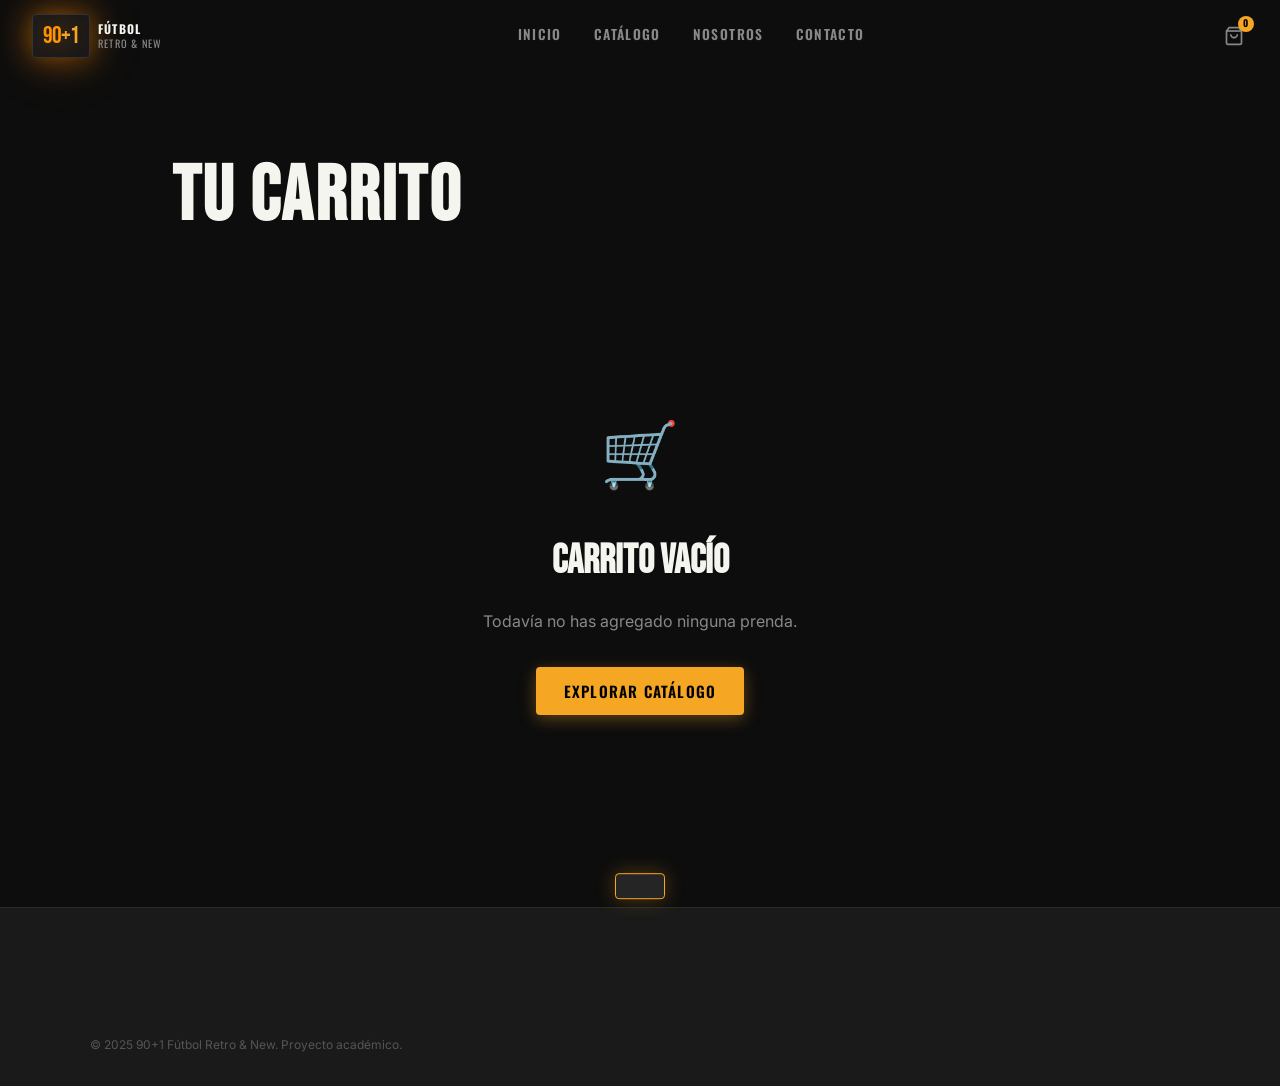
<file: pages/cart.html>
<!DOCTYPE html>
<html lang="es">
<head>
  <meta charset="UTF-8"/>
  <meta name="viewport" content="width=device-width, initial-scale=1.0"/>
  <title>Carrito — 90+1 Fútbol Retro & New</title>
  <link rel="preconnect" href="https://fonts.googleapis.com"/>
  <link rel="preconnect" href="https://fonts.gstatic.com" crossorigin/>
  <link href="https://fonts.googleapis.com/css2?family=Bebas+Neue&family=Oswald:wght@300;400;600;700&family=Inter:wght@300;400;500;600&display=swap" rel="stylesheet"/>
  <link rel="stylesheet" href="../css/reset.css"/>
  <link rel="stylesheet" href="../css/variables.css"/>
  <link rel="stylesheet" href="../css/main.css"/>
  <link rel="stylesheet" href="../css/nav.css"/>
  <link rel="stylesheet" href="../css/footer.css"/>
  <link rel="stylesheet" href="../css/animations.css"/>
  <style>
    .cart-page {
      min-height: 100vh;
      padding: calc(var(--nav-h) + var(--space-3xl)) var(--space-xl) var(--space-4xl);
      max-width: 1000px;
      margin: 0 auto;
    }
    .cart-page__title {
      font-family: var(--ff-display);
      font-size: clamp(2.5rem, 6vw, 5rem);
      letter-spacing: 0.03em;
      margin-bottom: var(--space-2xl);
    }
    .cart-page__layout {
      display: grid;
      grid-template-columns: 1fr 320px;
      gap: var(--space-2xl);
      align-items: start;
    }
    .cart-page__items { display: flex; flex-direction: column; gap: var(--space-md); }
    .cart-page-item {
      display: flex; gap: var(--space-lg); padding: var(--space-lg);
      background: var(--clr-surface); border: 1px solid var(--clr-border);
      border-radius: var(--radius-lg); transition: border-color var(--dur-mid);
    }
    .cart-page-item:hover { border-color: rgba(245,166,35,.2); }
    .cart-page-item__thumb {
      width: 80px; height: 90px; flex-shrink: 0;
      display: flex; align-items: center; justify-content: center;
      background: var(--clr-bg-3); border-radius: var(--radius-md);
    }
    .cart-page-item__thumb svg { width: 70px; }
    .cart-page-item__info { flex: 1; }
    .cart-page-item__name {
      font-family: var(--ff-heading); font-size: 1rem; font-weight: 700;
      letter-spacing: 0.04em; text-transform: uppercase; margin-bottom: 4px;
    }
    .cart-page-item__sub { font-size: 0.8rem; color: var(--clr-muted); margin-bottom: var(--space-sm); }
    .cart-page-item__controls { display: flex; align-items: center; gap: var(--space-sm); }
    .cart-page-item__qty-btn {
      width: 32px; height: 32px; display: flex; align-items: center; justify-content: center;
      border: 1.5px solid var(--clr-border); border-radius: var(--radius-sm);
      font-size: 1.1rem; color: var(--clr-muted);
      transition: border-color var(--dur-fast), color var(--dur-fast);
    }
    .cart-page-item__qty-btn:hover { border-color: var(--clr-gold); color: var(--clr-gold); }
    .cart-page-item__qty { font-family: var(--ff-heading); font-size: 1rem; font-weight: 600; min-width: 24px; text-align: center; }
    .cart-page-item__right { display: flex; flex-direction: column; align-items: flex-end; justify-content: space-between; }
    .cart-page-item__price { font-family: var(--ff-heading); font-size: 1.1rem; font-weight: 600; color: var(--clr-gold); }
    .cart-page-item__remove { font-family: var(--ff-heading); font-size: 0.65rem; letter-spacing: 0.08em; text-transform: uppercase; color: var(--clr-muted-2); transition: color var(--dur-fast); }
    .cart-page-item__remove:hover { color: var(--clr-red); }
    .cart-summary {
      background: var(--clr-surface); border: 1px solid var(--clr-border);
      border-radius: var(--radius-lg); padding: var(--space-xl);
      position: sticky; top: calc(var(--nav-h) + var(--space-lg));
    }
    .cart-summary__title { font-family: var(--ff-heading); font-size: 1.1rem; font-weight: 700; letter-spacing: 0.08em; text-transform: uppercase; margin-bottom: var(--space-lg); }
    .cart-summary__row { display: flex; justify-content: space-between; align-items: baseline; margin-bottom: var(--space-sm); font-size: 0.9rem; color: var(--clr-muted); }
    .cart-summary__row--total { border-top: 1px solid var(--clr-border); padding-top: var(--space-md); margin-top: var(--space-sm); font-family: var(--ff-heading); font-size: 1.1rem; font-weight: 700; color: var(--clr-gold); }
    .cart-summary__shipping { font-size: 0.75rem; text-align: center; color: var(--clr-green); margin-bottom: var(--space-md); }
    .cart-summary__notice {
      margin-top: var(--space-md); padding: var(--space-md);
      background: rgba(245,166,35,.06); border: 1px solid rgba(245,166,35,.2);
      border-radius: var(--radius-sm); font-size: 0.75rem; color: var(--clr-muted);
      text-align: center; line-height: 1.5;
    }
    .cart-empty-page { text-align: center; padding: var(--space-4xl); }
    .cart-empty-page__icon { font-size: 4rem; margin-bottom: var(--space-lg); }
    .cart-empty-page h2 { font-family: var(--ff-display); font-size: 2.5rem; margin-bottom: var(--space-md); }
    .cart-empty-page p { color: var(--clr-muted); margin-bottom: var(--space-xl); }
    @media (max-width: 768px) {
      .cart-page__layout { grid-template-columns: 1fr; }
      .cart-summary { position: static; }
    }
  </style>
</head>
<body>

  <header class="nav nav--scrolled" id="nav" role="banner">
    <a href="../index.html" class="nav__logo">
      <div class="nav__logo-board"><span class="nav__logo-num">90<em>+1</em></span></div>
      <span class="nav__logo-text">FÚTBOL<br><small>RETRO &amp; NEW</small></span>
    </a>
    <nav class="nav__links">
      <a href="../index.html" class="nav__link">Inicio</a>
      <a href="catalog.html" class="nav__link">Catálogo</a>
      <a href="nosotros.html" class="nav__link">Nosotros</a>
      <a href="contacto.html" class="nav__link">Contacto</a>
    </nav>
    <div class="nav__actions">
      <button class="nav__cart-btn" id="cartBtn" aria-label="Carrito">
        <svg width="20" height="20" viewBox="0 0 24 24" fill="none" stroke="currentColor" stroke-width="2"><path d="M6 2 3 6v14a2 2 0 0 0 2 2h14a2 2 0 0 0 2-2V6l-3-4z"/><line x1="3" y1="6" x2="21" y2="6"/><path d="M16 10a4 4 0 0 1-8 0"/></svg>
        <span class="nav__cart-count" id="cartCount">0</span>
      </button>
    </div>
  </header>

  <main>
    <div class="cart-page">
      <h1 class="cart-page__title">Tu Carrito</h1>
      <div id="cartPageContent"></div>
    </div>
  </main>

  <footer class="footer" role="contentinfo">
    <div class="footer__bottom" style="border-top:none;padding-top:var(--space-xl);">
      <p>© 2025 90+1 Fútbol Retro &amp; New. Proyecto académico.</p>
    </div>
  </footer>

  <div class="toast" id="toast" role="status" aria-live="polite"></div>

  <script src="../js/data.js"></script>
  <script>
  document.addEventListener('DOMContentLoaded', () => {
    const nav = document.getElementById('nav');
    window.addEventListener('scroll', () => nav?.classList.toggle('nav--scrolled', window.scrollY > 60), {passive:true});

    let items = JSON.parse(localStorage.getItem('cart90') || '[]');

    function save() { localStorage.setItem('cart90', JSON.stringify(items)); }
    function getCount() { return items.reduce((n,i) => n+i.qty, 0); }
    function getSubtotal() { return items.reduce((n,i) => n+i.price*i.qty, 0); }
    function updateCount() {
      const c = document.getElementById('cartCount');
      if (c) c.textContent = getCount();
    }
    function showToast(msg) {
      const t = document.getElementById('toast');
      if (!t) return;
      t.textContent = msg;
      t.classList.add('toast--visible');
      clearTimeout(t._t);
      t._t = setTimeout(() => t.classList.remove('toast--visible'), 3000);
    }

    function render() {
      updateCount();
      const content = document.getElementById('cartPageContent');
      if (items.length === 0) {
        content.innerHTML = `<div class="cart-empty-page"><div class="cart-empty-page__icon">🛒</div><h2>Carrito vacío</h2><p>Todavía no has agregado ninguna prenda.</p><a href="catalog.html" class="btn btn--primary">Explorar catálogo</a></div>`;
        return;
      }

      const shipping = getSubtotal() > 200000 ? 0 : 15000;
      const total    = getSubtotal() + shipping;

      content.innerHTML = `
        <div class="cart-page__layout">
          <div class="cart-page__items" id="cartPageItems"></div>
          <div class="cart-summary">
            <h2 class="cart-summary__title">Resumen</h2>
            <div class="cart-summary__row"><span>Subtotal</span><span>${formatPrice(getSubtotal())}</span></div>
            <div class="cart-summary__row"><span>Envío</span><span>${shipping === 0 ? 'Gratis' : formatPrice(shipping)}</span></div>
            <div class="cart-summary__row cart-summary__row--total"><span>Total</span><span>${formatPrice(total)}</span></div>
            ${shipping === 0 ? '<p class="cart-summary__shipping">✓ Envío gratis incluido</p>' : ''}
            <button class="btn btn--primary" style="width:100%;justify-content:center;margin-top:var(--space-md);" onclick="alert('Gracias por tu compra simulada 🎽\\n\\nEsto es un proyecto académico.\\nNo se procesó ningún pago real.')">Finalizar compra</button>
            <div class="cart-summary__notice">
              ⚠️ Simulación académica<br>No se realiza ningún cobro real.
            </div>
          </div>
        </div>`;

      const listEl = document.getElementById('cartPageItems');
      items.forEach(item => {
        const p = ALL_PRODUCTS[item.id];
        const svgStr = p ? p.svg() : '';
        const div = document.createElement('div');
        div.className = 'cart-page-item';
        div.dataset.key = item.key;
        div.innerHTML = `
          <div class="cart-page-item__thumb">${svgStr}</div>
          <div class="cart-page-item__info">
            <div class="cart-page-item__name">${item.name}</div>
            <div class="cart-page-item__sub">Talla: ${item.size} · ${item.price.toLocaleString('es-CO')} c/u</div>
            <div class="cart-page-item__controls">
              <button class="cart-page-item__qty-btn" data-action="dec" data-key="${item.key}">−</button>
              <span class="cart-page-item__qty">${item.qty}</span>
              <button class="cart-page-item__qty-btn" data-action="inc" data-key="${item.key}">+</button>
            </div>
          </div>
          <div class="cart-page-item__right">
            <span class="cart-page-item__price">${formatPrice(item.price * item.qty)}</span>
            <button class="cart-page-item__remove" data-key="${item.key}">Eliminar</button>
          </div>`;
        listEl.appendChild(div);
      });

      listEl.onclick = e => {
        const inc = e.target.closest('[data-action="inc"]');
        const dec = e.target.closest('[data-action="dec"]');
        const rem = e.target.closest('.cart-page-item__remove');
        if (inc) { const it=items.find(i=>i.key===inc.dataset.key); if(it) it.qty++; save(); render(); }
        if (dec) { const it=items.find(i=>i.key===dec.dataset.key); if(it) { it.qty--; if(it.qty<1) items=items.filter(i=>i.key!==dec.dataset.key); } save(); render(); }
        if (rem) { items=items.filter(i=>i.key!==rem.dataset.key); save(); render(); showToast('Producto eliminado'); }
      };

      document.getElementById('cartBtn')?.addEventListener('click', () => window.location.href='cart.html');
    }

    render();
  });
  </script>
</body>
</html>
</file>
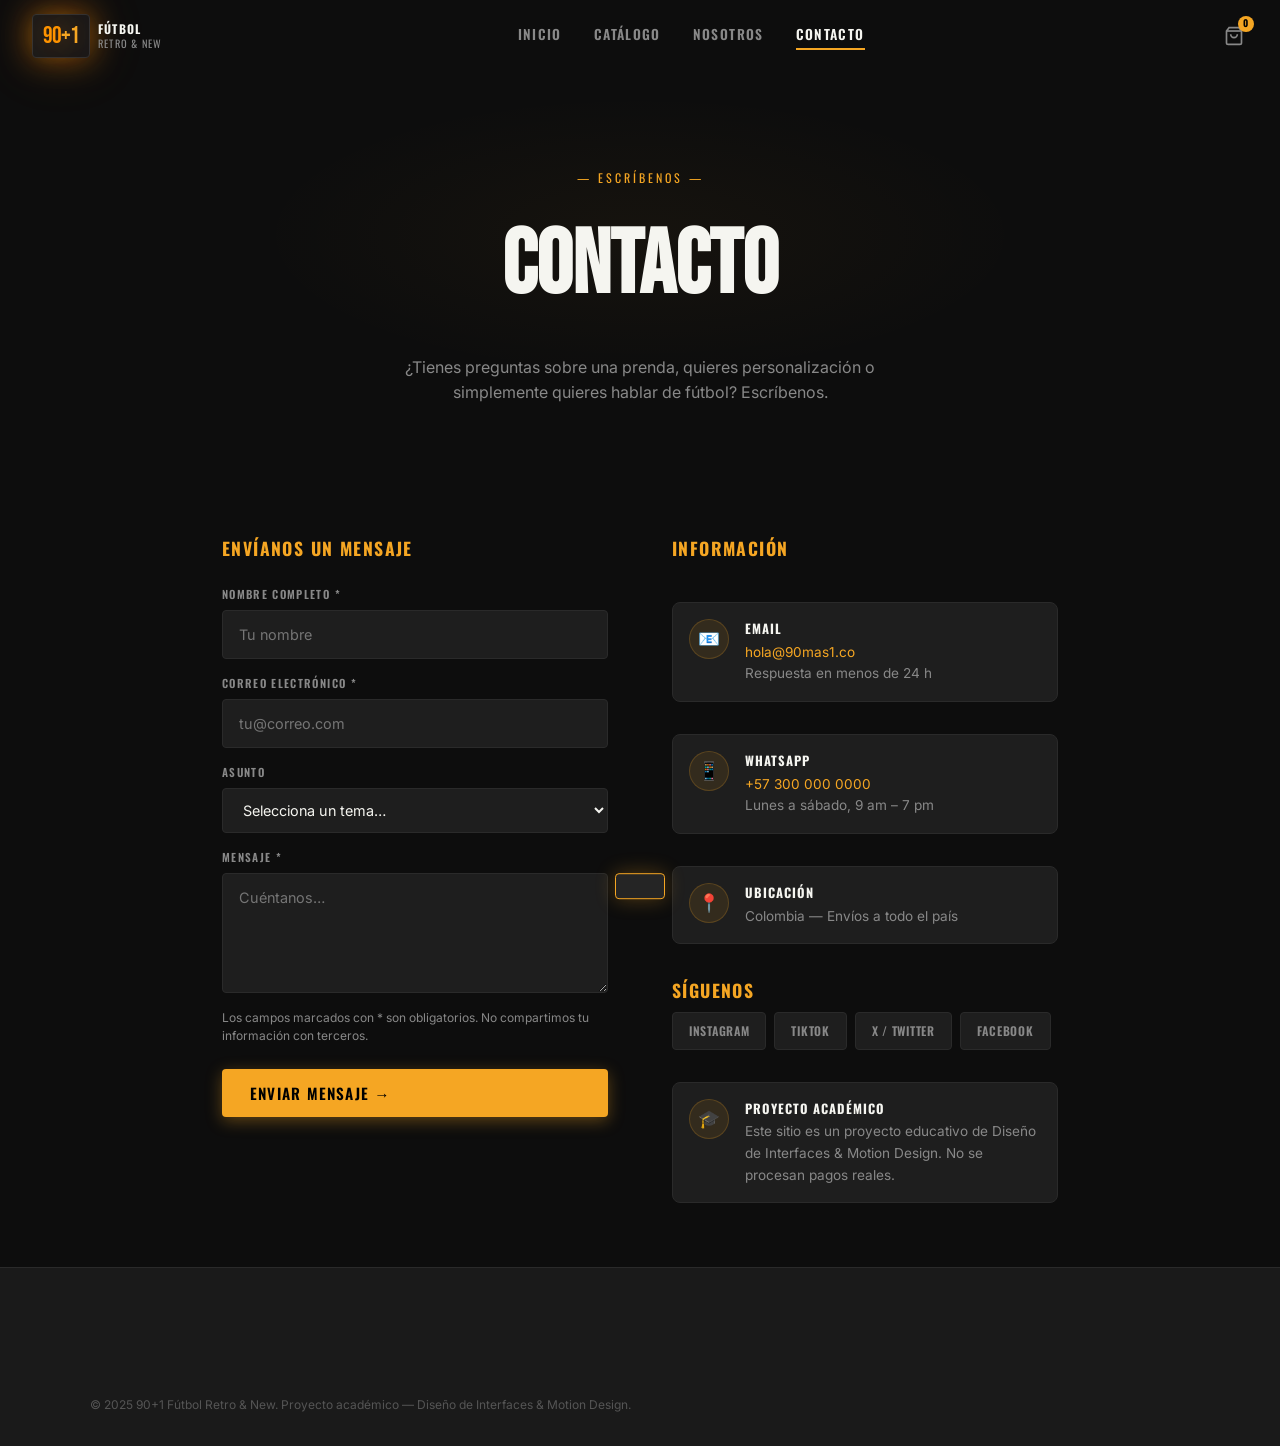
<file: pages/contacto.html>
<!DOCTYPE html>
<html lang="es">
<head>
  <meta charset="UTF-8"/>
  <meta name="viewport" content="width=device-width, initial-scale=1.0"/>
  <title>Contacto — 90+1 Fútbol Retro & New</title>
  <link rel="preconnect" href="https://fonts.googleapis.com"/>
  <link rel="preconnect" href="https://fonts.gstatic.com" crossorigin/>
  <link href="https://fonts.googleapis.com/css2?family=Bebas+Neue&family=Oswald:wght@300;400;600;700&family=Inter:wght@300;400;500;600&display=swap" rel="stylesheet"/>
  <link rel="stylesheet" href="../css/reset.css"/>
  <link rel="stylesheet" href="../css/variables.css"/>
  <link rel="stylesheet" href="../css/main.css"/>
  <link rel="stylesheet" href="../css/nav.css"/>
  <link rel="stylesheet" href="../css/footer.css"/>
  <link rel="stylesheet" href="../css/animations.css"/>
  <link rel="stylesheet" href="../css/cart.css"/>
  <style>
    .contact-hero {
      padding: calc(var(--nav-h) + var(--space-4xl)) var(--space-xl) var(--space-3xl);
      text-align: center; background: var(--clr-bg);
      position: relative; overflow: hidden;
    }
    .contact-hero::before {
      content: '';
      position: absolute; inset: 0;
      background: radial-gradient(ellipse 50% 50% at 50% 50%, rgba(245,166,35,.04) 0%, transparent 60%);
    }
    .contact-hero__eyebrow { font-family: var(--ff-heading); font-size: 0.75rem; letter-spacing: 0.25em; color: var(--clr-gold); text-transform: uppercase; margin-bottom: var(--space-sm); position: relative; }
    .contact-hero__title   { font-family: var(--ff-display); font-size: clamp(3rem, 7vw, 6rem); position: relative; }
    .contact-hero__sub     { color: var(--clr-muted); max-width: 480px; margin: var(--space-md) auto 0; line-height: 1.6; position: relative; }

    .contact-section {
      padding: var(--space-3xl) var(--space-xl);
      max-width: 900px; margin: 0 auto;
      display: grid; grid-template-columns: 1fr 1fr; gap: var(--space-3xl); align-items: start;
    }
    /* Form */
    .contact-form { display: flex; flex-direction: column; gap: var(--space-md); }
    .contact-form__title { font-family: var(--ff-heading); font-size: 1.1rem; font-weight: 700; letter-spacing: 0.08em; text-transform: uppercase; margin-bottom: var(--space-sm); color: var(--clr-gold); }
    .form-group { display: flex; flex-direction: column; gap: 6px; }
    .form-group label { font-family: var(--ff-heading); font-size: 0.7rem; font-weight: 600; letter-spacing: 0.12em; text-transform: uppercase; color: var(--clr-muted); }
    .form-group input,
    .form-group textarea,
    .form-group select {
      background: var(--clr-surface); border: 1.5px solid var(--clr-border); color: var(--clr-white);
      border-radius: var(--radius-sm); padding: 0.75rem 1rem;
      font-family: var(--ff-body); font-size: 0.9rem;
      transition: border-color var(--dur-fast), box-shadow var(--dur-fast);
      outline: none;
    }
    .form-group input:focus,
    .form-group textarea:focus,
    .form-group select:focus { border-color: var(--clr-gold); box-shadow: 0 0 0 3px rgba(245,166,35,.12); }
    .form-group textarea { min-height: 120px; resize: vertical; }
    .form-group select option { background: var(--clr-surface); }
    .contact-form__submit { margin-top: var(--space-sm); }
    .contact-form__notice { font-size: 0.75rem; color: var(--clr-muted); line-height: 1.5; }
    .contact-form__success {
      display: none; padding: var(--space-lg);
      background: rgba(34,197,94,.08); border: 1px solid rgba(34,197,94,.2);
      border-radius: var(--radius-md); text-align: center;
    }
    .contact-form__success.visible { display: block; }
    .contact-form__success h3 { font-family: var(--ff-heading); font-size: 1.1rem; font-weight: 700; text-transform: uppercase; margin-bottom: var(--space-sm); color: var(--clr-green); }

    /* Info */
    .contact-info { display: flex; flex-direction: column; gap: var(--space-xl); }
    .contact-info__title { font-family: var(--ff-heading); font-size: 1.1rem; font-weight: 700; letter-spacing: 0.08em; text-transform: uppercase; margin-bottom: var(--space-sm); color: var(--clr-gold); }
    .contact-info__item { display: flex; gap: var(--space-md); align-items: flex-start; padding: var(--space-md); background: var(--clr-surface); border: 1px solid var(--clr-border); border-radius: var(--radius-md); transition: border-color var(--dur-mid); }
    .contact-info__item:hover { border-color: rgba(245,166,35,.2); }
    .contact-info__icon { width: 40px; height: 40px; background: rgba(245,166,35,.1); border: 1px solid rgba(245,166,35,.2); border-radius: 50%; display: flex; align-items: center; justify-content: center; font-size: 1.1rem; flex-shrink: 0; }
    .contact-info__text h4 { font-family: var(--ff-heading); font-size: 0.8rem; font-weight: 700; letter-spacing: 0.08em; text-transform: uppercase; margin-bottom: 2px; }
    .contact-info__text p  { font-size: 0.85rem; color: var(--clr-muted); }
    .contact-info__text a  { color: var(--clr-gold); }
    .contact-info__text a:hover { text-decoration: underline; }
    .social-links { display: flex; gap: var(--space-sm); flex-wrap: wrap; }
    .social-link { padding: 0.5rem 1rem; background: var(--clr-surface); border: 1px solid var(--clr-border); border-radius: var(--radius-sm); font-family: var(--ff-heading); font-size: 0.75rem; font-weight: 600; letter-spacing: 0.06em; text-transform: uppercase; color: var(--clr-muted); transition: all var(--dur-fast); }
    .social-link:hover { border-color: var(--clr-gold); color: var(--clr-gold); }

    @media (max-width: 700px) {
      .contact-section { grid-template-columns: 1fr; }
    }
  </style>
</head>
<body>

  <header class="nav" id="nav">
    <a href="../index.html" class="nav__logo">
      <div class="nav__logo-board"><span class="nav__logo-num">90<em>+1</em></span></div>
      <span class="nav__logo-text">FÚTBOL<br><small>RETRO &amp; NEW</small></span>
    </a>
    <nav class="nav__links">
      <a href="../index.html" class="nav__link">Inicio</a>
      <a href="catalog.html" class="nav__link">Catálogo</a>
      <a href="nosotros.html" class="nav__link">Nosotros</a>
      <a href="contacto.html" class="nav__link nav__link--active">Contacto</a>
    </nav>
    <div class="nav__actions">
      <button class="nav__cart-btn" id="cartBtn" aria-label="Carrito">
        <svg width="20" height="20" viewBox="0 0 24 24" fill="none" stroke="currentColor" stroke-width="2"><path d="M6 2 3 6v14a2 2 0 0 0 2 2h14a2 2 0 0 0 2-2V6l-3-4z"/><line x1="3" y1="6" x2="21" y2="6"/><path d="M16 10a4 4 0 0 1-8 0"/></svg>
        <span class="nav__cart-count" id="cartCount">0</span>
      </button>
      <button class="nav__menu-btn" id="menuBtn" aria-label="Menú" aria-expanded="false"><span></span><span></span><span></span></button>
    </div>
  </header>
  <div class="mobile-menu" id="mobileMenu" role="dialog" aria-modal="true" hidden>
    <a href="../index.html" class="mobile-menu__link">Inicio</a>
    <a href="catalog.html" class="mobile-menu__link">Catálogo</a>
    <a href="nosotros.html" class="mobile-menu__link">Nosotros</a>
    <a href="contacto.html" class="mobile-menu__link">Contacto</a>
  </div>

  <main>
    <section class="contact-hero">
      <div class="contact-hero__eyebrow">— Escríbenos —</div>
      <h1 class="contact-hero__title">Contacto</h1>
      <p class="contact-hero__sub">¿Tienes preguntas sobre una prenda, quieres personalización o simplemente quieres hablar de fútbol? Escríbenos.</p>
    </section>

    <div class="contact-section">
      <!-- Formulario -->
      <div>
        <form class="contact-form reveal-left" id="contactForm" novalidate>
          <div class="contact-form__title">Envíanos un mensaje</div>

          <div class="form-group">
            <label for="cf-name">Nombre completo *</label>
            <input type="text" id="cf-name" name="name" placeholder="Tu nombre" required autocomplete="name"/>
          </div>
          <div class="form-group">
            <label for="cf-email">Correo electrónico *</label>
            <input type="email" id="cf-email" name="email" placeholder="tu@correo.com" required autocomplete="email"/>
          </div>
          <div class="form-group">
            <label for="cf-topic">Asunto</label>
            <select id="cf-topic" name="topic">
              <option value="">Selecciona un tema…</option>
              <option>Consulta sobre producto</option>
              <option>Personalización de camiseta</option>
              <option>Estado de mi pedido</option>
              <option>Devolución o cambio</option>
              <option>Otro</option>
            </select>
          </div>
          <div class="form-group">
            <label for="cf-msg">Mensaje *</label>
            <textarea id="cf-msg" name="message" placeholder="Cuéntanos…" required></textarea>
          </div>

          <p class="contact-form__notice">Los campos marcados con * son obligatorios. No compartimos tu información con terceros.</p>
          <button type="submit" class="btn btn--primary contact-form__submit">Enviar mensaje →</button>
        </form>

        <div class="contact-form__success" id="formSuccess">
          <h3>✓ Mensaje recibido</h3>
          <p>Gracias por escribirnos. Te responderemos en menos de 24 horas.</p>
        </div>
      </div>

      <!-- Info -->
      <div class="contact-info reveal-right">
        <div class="contact-info__title">Información</div>

        <div class="contact-info__item">
          <div class="contact-info__icon">📧</div>
          <div class="contact-info__text">
            <h4>Email</h4>
            <p><a href="mailto:hola@90mas1.co">hola@90mas1.co</a></p>
            <p>Respuesta en menos de 24 h</p>
          </div>
        </div>

        <div class="contact-info__item">
          <div class="contact-info__icon">📱</div>
          <div class="contact-info__text">
            <h4>WhatsApp</h4>
            <p><a href="#">+57 300 000 0000</a></p>
            <p>Lunes a sábado, 9 am – 7 pm</p>
          </div>
        </div>

        <div class="contact-info__item">
          <div class="contact-info__icon">📍</div>
          <div class="contact-info__text">
            <h4>Ubicación</h4>
            <p>Colombia — Envíos a todo el país</p>
          </div>
        </div>

        <div>
          <div class="contact-info__title">Síguenos</div>
          <div class="social-links">
            <a href="#" class="social-link">Instagram</a>
            <a href="#" class="social-link">TikTok</a>
            <a href="#" class="social-link">X / Twitter</a>
            <a href="#" class="social-link">Facebook</a>
          </div>
        </div>

        <div class="contact-info__item">
          <div class="contact-info__icon">🎓</div>
          <div class="contact-info__text">
            <h4>Proyecto Académico</h4>
            <p>Este sitio es un proyecto educativo de Diseño de Interfaces &amp; Motion Design. No se procesan pagos reales.</p>
          </div>
        </div>
      </div>
    </div>
  </main>

  <footer class="footer" role="contentinfo">
    <div class="footer__bottom" style="border-top:none;padding-top:var(--space-xl);">
      <p>© 2025 90+1 Fútbol Retro &amp; New. Proyecto académico — Diseño de Interfaces &amp; Motion Design.</p>
    </div>
  </footer>

  <div class="cart-overlay" id="cartOverlay" hidden aria-hidden="true"></div>
  <aside class="cart-drawer" id="cartDrawer" role="complementary" aria-label="Carrito" hidden>
    <div class="cart-drawer__header">
      <h2 class="cart-drawer__title">Tu Carrito</h2>
      <span class="cart-drawer__count" id="cartDrawerCount">0 items</span>
      <button class="cart-drawer__close" id="cartDrawerClose" aria-label="Cerrar"><svg width="22" height="22" viewBox="0 0 24 24" fill="none" stroke="currentColor" stroke-width="2"><path d="M18 6 6 18M6 6l12 12"/></svg></button>
    </div>
    <div class="cart-drawer__body">
      <div class="cart-empty" id="cartEmpty"><div class="cart-empty__icon">🛒</div><p>Tu carrito está vacío.</p></div>
      <ul class="cart-items" id="cartItems"></ul>
    </div>
    <div class="cart-drawer__footer" id="cartFooter" hidden>
      <div class="cart-drawer__subtotal"><span>Subtotal</span><span id="cartSubtotal">$0</span></div>
      <a href="cart.html" class="btn btn--primary cart-drawer__checkout">Ver carrito</a>
    </div>
  </aside>
  <div class="toast" id="toast" role="status" aria-live="polite"></div>

  <script src="../js/data.js"></script>
  <script src="../js/cart.js"></script>
  <script>
    document.addEventListener('DOMContentLoaded', () => {
      const nav = document.getElementById('nav');
      window.addEventListener('scroll', () => nav?.classList.toggle('nav--scrolled', window.scrollY > 60), {passive:true});
      const menuBtn = document.getElementById('menuBtn');
      const mobileMenu = document.getElementById('mobileMenu');
      menuBtn?.addEventListener('click', () => {
        const open = menuBtn.classList.toggle('nav__menu-btn--open');
        menuBtn.setAttribute('aria-expanded', open);
        mobileMenu.hidden = !open;
        mobileMenu.classList.toggle('mobile-menu--open', open);
      });
      const obs = new IntersectionObserver(entries => {
        entries.forEach(e => { if (e.isIntersecting) { e.target.classList.add('in-view'); obs.unobserve(e.target); } });
      }, {threshold: 0.15});
      document.querySelectorAll('.reveal-up,.reveal-left,.reveal-right').forEach(el => obs.observe(el));
      Cart.init();

      // Form submission (simulated)
      const form = document.getElementById('contactForm');
      const success = document.getElementById('formSuccess');
      form?.addEventListener('submit', e => {
        e.preventDefault();
        const name  = document.getElementById('cf-name').value.trim();
        const email = document.getElementById('cf-email').value.trim();
        const msg   = document.getElementById('cf-msg').value.trim();
        if (!name || !email || !msg) {
          alert('Por favor completa los campos obligatorios.');
          return;
        }
        form.style.display = 'none';
        success.classList.add('visible');
      });
    });
  </script>
</body>
</html>
</file>
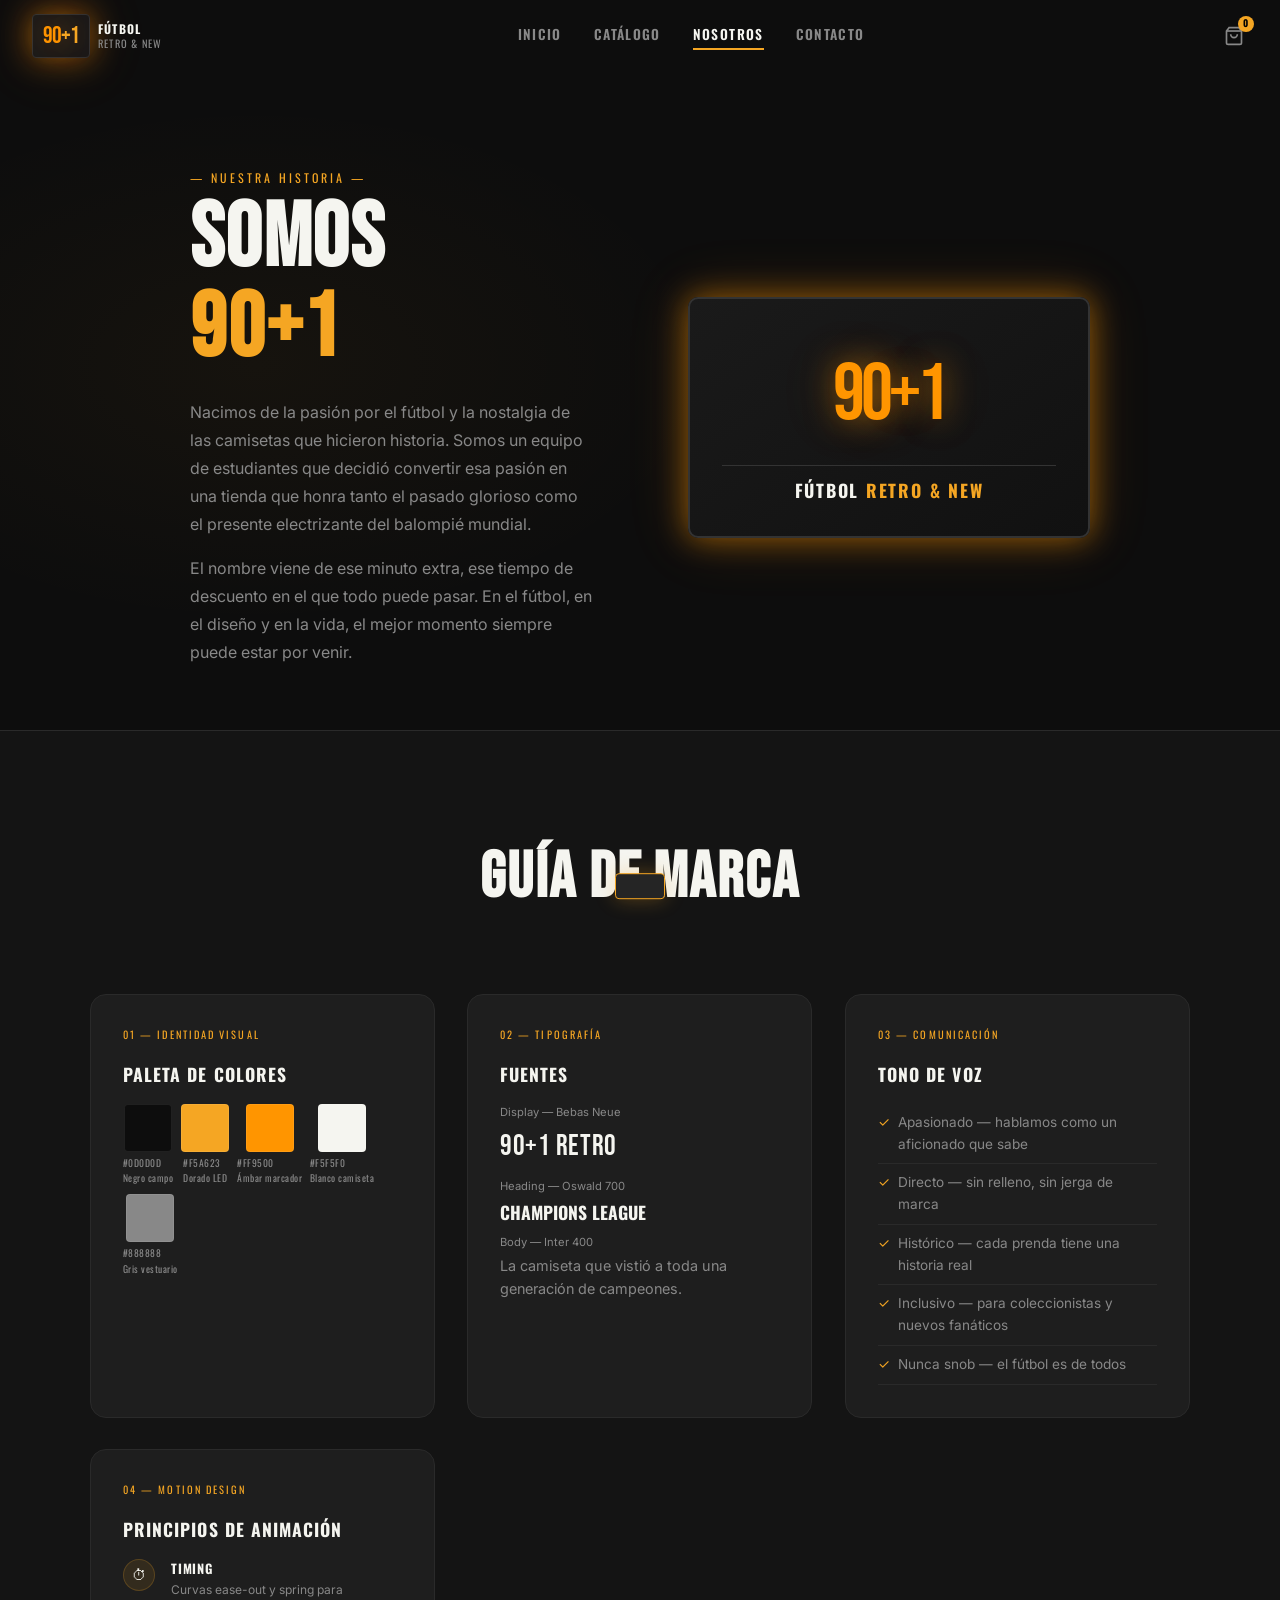
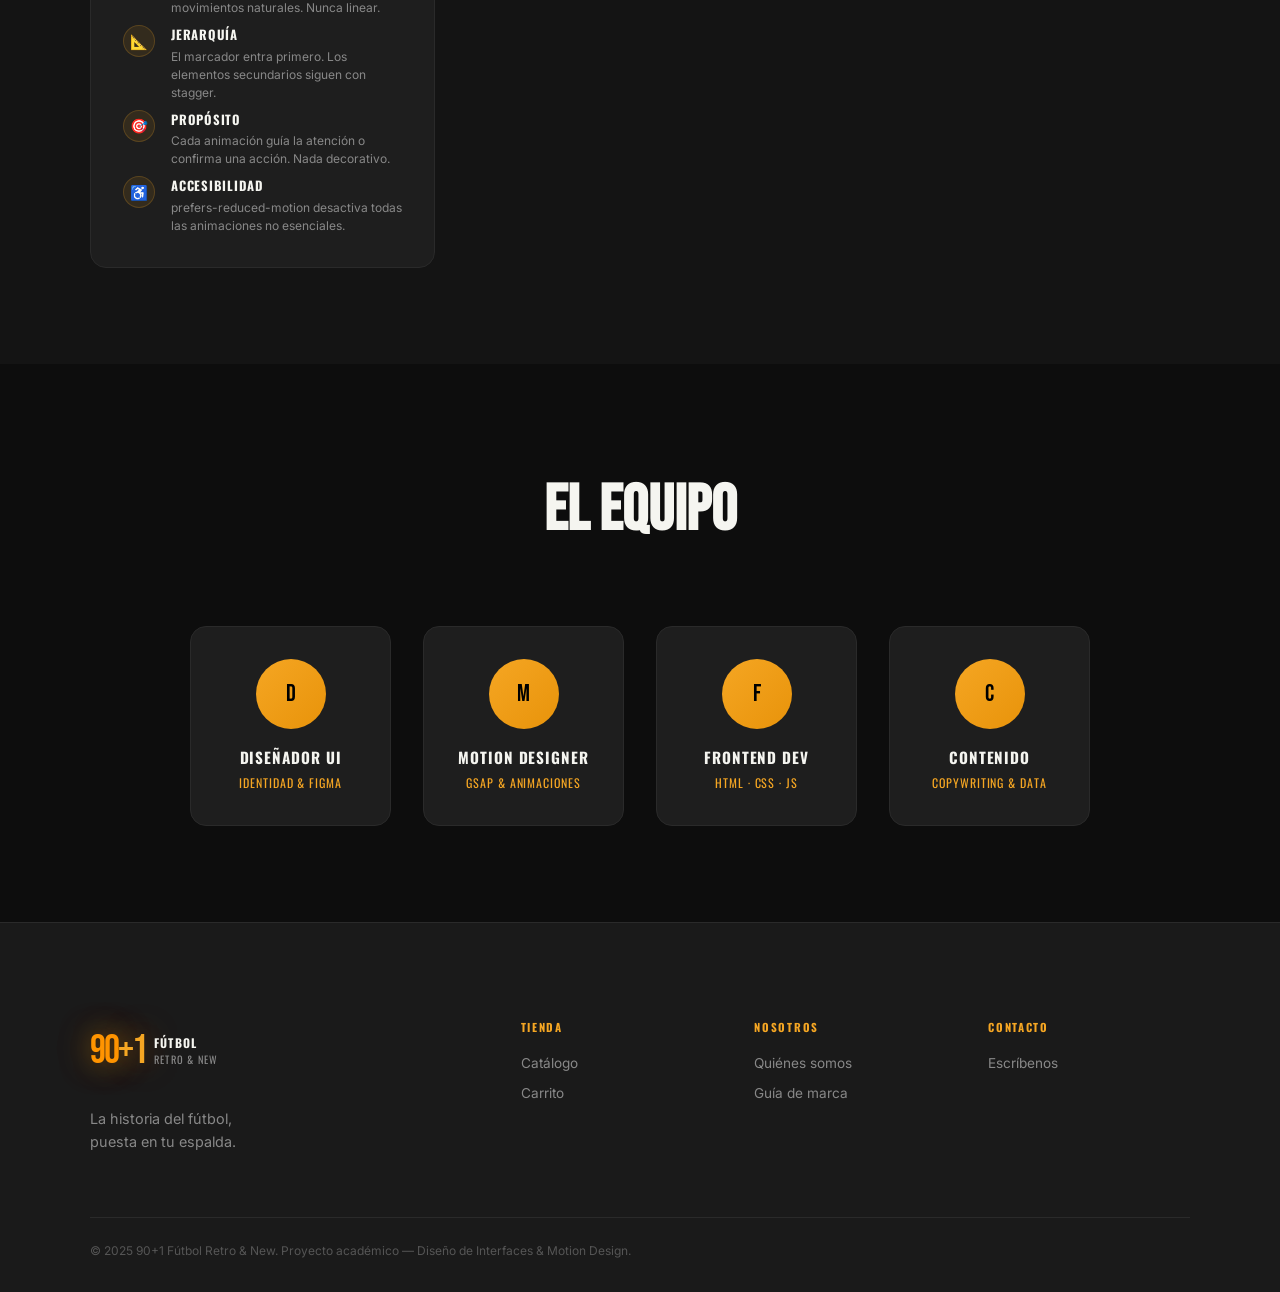
<file: pages/nosotros.html>
<!DOCTYPE html>
<html lang="es">
<head>
  <meta charset="UTF-8"/>
  <meta name="viewport" content="width=device-width, initial-scale=1.0"/>
  <title>Nosotros — 90+1 Fútbol Retro & New</title>
  <link rel="preconnect" href="https://fonts.googleapis.com"/>
  <link rel="preconnect" href="https://fonts.gstatic.com" crossorigin/>
  <link href="https://fonts.googleapis.com/css2?family=Bebas+Neue&family=Oswald:wght@300;400;600;700&family=Inter:wght@300;400;500;600&display=swap" rel="stylesheet"/>
  <script src="https://cdnjs.cloudflare.com/ajax/libs/gsap/3.12.5/gsap.min.js" defer></script>
  <link rel="stylesheet" href="../css/reset.css"/>
  <link rel="stylesheet" href="../css/variables.css"/>
  <link rel="stylesheet" href="../css/main.css"/>
  <link rel="stylesheet" href="../css/nav.css"/>
  <link rel="stylesheet" href="../css/footer.css"/>
  <link rel="stylesheet" href="../css/animations.css"/>
  <link rel="stylesheet" href="../css/cart.css"/>
  <style>
    .about-hero {
      padding: calc(var(--nav-h) + var(--space-4xl)) var(--space-xl) var(--space-3xl);
      background: var(--clr-bg);
      position: relative; overflow: hidden;
    }
    .about-hero::before {
      content: '';
      position: absolute; inset: 0;
      background: radial-gradient(ellipse 60% 60% at 20% 50%, rgba(245,166,35,.04) 0%, transparent 60%);
    }
    .about-hero__inner {
      max-width: 900px; margin: 0 auto;
      display: grid; grid-template-columns: 1fr 1fr; gap: var(--space-4xl);
      align-items: center; position: relative;
    }
    .about-hero__eyebrow {
      font-family: var(--ff-heading); font-size: 0.75rem; letter-spacing: 0.25em;
      color: var(--clr-gold); text-transform: uppercase; margin-bottom: var(--space-sm);
    }
    .about-hero__title {
      font-family: var(--ff-display); font-size: clamp(3rem, 7vw, 6rem);
      letter-spacing: 0.02em; line-height: 1; margin-bottom: var(--space-lg);
    }
    .about-hero__title span { color: var(--clr-gold); }
    .about-hero__text { color: var(--clr-muted); font-size: 1rem; line-height: 1.75; }
    .about-scoreboard {
      background: linear-gradient(145deg, #1a1a1a, #111);
      border: 2px solid #333; border-radius: 10px;
      padding: 2rem; text-align: center;
      box-shadow: var(--shadow-led);
    }
    .about-scoreboard__num {
      font-family: var(--ff-display); font-size: 5rem;
      color: var(--clr-led); text-shadow: var(--shadow-led);
      letter-spacing: -4px; display: block;
    }
    .about-scoreboard__label {
      font-family: var(--ff-heading); font-size: 1.1rem; font-weight: 700;
      letter-spacing: 0.1em; text-transform: uppercase; color: var(--clr-white);
      border-top: 1px solid #333; padding-top: 0.6rem; margin-top: 0.4rem;
    }
    .about-scoreboard__label span { color: var(--clr-gold); }

    /* Brand guide section */
    .guide-section {
      padding: var(--space-4xl) var(--space-xl);
      background: var(--clr-bg-2);
      border-top: 1px solid var(--clr-border);
    }
    .guide-section__title {
      font-family: var(--ff-display); font-size: clamp(2rem, 5vw, 4rem);
      text-align: center; margin-bottom: var(--space-3xl); letter-spacing: 0.03em;
    }
    .guide-grid {
      display: grid; grid-template-columns: repeat(auto-fit, minmax(260px, 1fr));
      gap: var(--space-xl); max-width: 1100px; margin: 0 auto;
    }
    .guide-card {
      background: var(--clr-surface); border: 1px solid var(--clr-border);
      border-radius: var(--radius-lg); padding: var(--space-xl);
    }
    .guide-card__eyebrow {
      font-family: var(--ff-heading); font-size: 0.65rem; letter-spacing: 0.2em;
      color: var(--clr-gold); text-transform: uppercase; margin-bottom: var(--space-md);
    }
    .guide-card h3 {
      font-family: var(--ff-heading); font-size: 1.1rem; font-weight: 700;
      letter-spacing: 0.06em; text-transform: uppercase; margin-bottom: var(--space-md);
    }
    /* Palette */
    .palette { display: flex; gap: var(--space-sm); flex-wrap: wrap; }
    .palette__swatch {
      display: flex; flex-direction: column; align-items: center; gap: 4px;
    }
    .palette__color {
      width: 48px; height: 48px; border-radius: var(--radius-sm);
      border: 1px solid rgba(255,255,255,.08);
    }
    .palette__label { font-size: 0.6rem; color: var(--clr-muted); font-family: var(--ff-heading); letter-spacing: 0.05em; }
    /* Typography */
    .type-sample { margin-bottom: var(--space-sm); }
    .type-sample__name { font-size: 0.7rem; color: var(--clr-muted); margin-bottom: 2px; }
    .type-sample--display { font-family: var(--ff-display); font-size: 1.8rem; letter-spacing: 0.02em; }
    .type-sample--heading { font-family: var(--ff-heading); font-size: 1.1rem; font-weight: 700; text-transform: uppercase; }
    .type-sample--body { font-family: var(--ff-body); font-size: 0.9rem; color: var(--clr-muted); }
    /* Tone */
    .tone-list { list-style: none; }
    .tone-list li { padding: var(--space-sm) 0; border-bottom: 1px solid var(--clr-border); font-size: 0.85rem; color: var(--clr-muted); display: flex; gap: var(--space-sm); }
    .tone-list li::before { content: '✓'; color: var(--clr-gold); flex-shrink: 0; }
    /* Motion principles */
    .motion-list { display: flex; flex-direction: column; gap: var(--space-sm); }
    .motion-item { display: flex; gap: var(--space-md); align-items: flex-start; }
    .motion-item__icon { width: 32px; height: 32px; background: rgba(245,166,35,.1); border: 1px solid rgba(245,166,35,.2); border-radius: 50%; display: flex; align-items: center; justify-content: center; font-size: 0.9rem; flex-shrink: 0; }
    .motion-item__info h4 { font-family: var(--ff-heading); font-size: 0.8rem; font-weight: 700; letter-spacing: 0.06em; text-transform: uppercase; margin-bottom: 2px; }
    .motion-item__info p { font-size: 0.75rem; color: var(--clr-muted); line-height: 1.5; }

    /* Team section */
    .team-section {
      padding: var(--space-4xl) var(--space-xl);
      background: var(--clr-bg);
    }
    .team-section__title {
      font-family: var(--ff-display); font-size: clamp(2rem, 5vw, 4rem);
      text-align: center; margin-bottom: var(--space-3xl);
    }
    .team-grid {
      display: grid; grid-template-columns: repeat(auto-fill, minmax(200px, 1fr));
      gap: var(--space-xl); max-width: 900px; margin: 0 auto;
    }
    .team-card {
      text-align: center;
      background: var(--clr-surface); border: 1px solid var(--clr-border);
      border-radius: var(--radius-lg); padding: var(--space-xl);
      transition: transform var(--dur-slow) var(--ease-spring), border-color var(--dur-mid);
    }
    .team-card:hover { transform: translateY(-6px); border-color: rgba(245,166,35,.3); }
    .team-card__avatar {
      width: 70px; height: 70px; border-radius: 50%;
      background: linear-gradient(135deg, var(--clr-gold), var(--clr-amber));
      display: flex; align-items: center; justify-content: center;
      margin: 0 auto var(--space-md);
      font-family: var(--ff-display); font-size: 1.5rem; color: #000;
    }
    .team-card__name { font-family: var(--ff-heading); font-size: 0.95rem; font-weight: 700; letter-spacing: 0.06em; text-transform: uppercase; margin-bottom: 4px; }
    .team-card__role { font-size: 0.75rem; color: var(--clr-gold); font-family: var(--ff-heading); letter-spacing: 0.08em; text-transform: uppercase; }

    @media (max-width: 768px) {
      .about-hero__inner { grid-template-columns: 1fr; }
      .about-scoreboard { max-width: 240px; margin: 0 auto; }
    }
  </style>
</head>
<body>

  <header class="nav" id="nav">
    <a href="../index.html" class="nav__logo">
      <div class="nav__logo-board"><span class="nav__logo-num">90<em>+1</em></span></div>
      <span class="nav__logo-text">FÚTBOL<br><small>RETRO &amp; NEW</small></span>
    </a>
    <nav class="nav__links">
      <a href="../index.html" class="nav__link">Inicio</a>
      <a href="catalog.html" class="nav__link">Catálogo</a>
      <a href="nosotros.html" class="nav__link nav__link--active">Nosotros</a>
      <a href="contacto.html" class="nav__link">Contacto</a>
    </nav>
    <div class="nav__actions">
      <button class="nav__cart-btn" id="cartBtn" aria-label="Carrito">
        <svg width="20" height="20" viewBox="0 0 24 24" fill="none" stroke="currentColor" stroke-width="2"><path d="M6 2 3 6v14a2 2 0 0 0 2 2h14a2 2 0 0 0 2-2V6l-3-4z"/><line x1="3" y1="6" x2="21" y2="6"/><path d="M16 10a4 4 0 0 1-8 0"/></svg>
        <span class="nav__cart-count" id="cartCount">0</span>
      </button>
      <button class="nav__menu-btn" id="menuBtn" aria-label="Menú" aria-expanded="false"><span></span><span></span><span></span></button>
    </div>
  </header>
  <div class="mobile-menu" id="mobileMenu" role="dialog" aria-modal="true" hidden>
    <a href="../index.html" class="mobile-menu__link">Inicio</a>
    <a href="catalog.html" class="mobile-menu__link">Catálogo</a>
    <a href="nosotros.html" class="mobile-menu__link">Nosotros</a>
    <a href="contacto.html" class="mobile-menu__link">Contacto</a>
  </div>

  <main>
    <!-- Hero about -->
    <section class="about-hero">
      <div class="about-hero__inner">
        <div class="reveal-left">
          <div class="about-hero__eyebrow">— Nuestra historia —</div>
          <h1 class="about-hero__title">Somos<br><span>90+1</span></h1>
          <p class="about-hero__text">
            Nacimos de la pasión por el fútbol y la nostalgia de las camisetas que hicieron historia.
            Somos un equipo de estudiantes que decidió convertir esa pasión en una tienda que honra
            tanto el pasado glorioso como el presente electrizante del balompié mundial.
          </p>
          <p class="about-hero__text" style="margin-top:var(--space-md);">
            El nombre viene de ese minuto extra, ese tiempo de descuento en el que todo puede pasar.
            En el fútbol, en el diseño y en la vida, el mejor momento siempre puede estar por venir.
          </p>
        </div>
        <div class="reveal-right">
          <div class="about-scoreboard">
            <span class="about-scoreboard__num">90+1</span>
            <div class="about-scoreboard__label">FÚTBOL <span>RETRO &amp; NEW</span></div>
          </div>
        </div>
      </div>
    </section>

    <!-- Brand Guide -->
    <section class="guide-section" id="guia">
      <h2 class="guide-section__title">Guía de Marca</h2>
      <div class="guide-grid">

        <!-- Paleta -->
        <div class="guide-card reveal-up">
          <div class="guide-card__eyebrow">01 — Identidad visual</div>
          <h3>Paleta de colores</h3>
          <div class="palette">
            <div class="palette__swatch">
              <div class="palette__color" style="background:#0d0d0d;"></div>
              <span class="palette__label">#0D0D0D<br>Negro campo</span>
            </div>
            <div class="palette__swatch">
              <div class="palette__color" style="background:#f5a623;"></div>
              <span class="palette__label">#F5A623<br>Dorado LED</span>
            </div>
            <div class="palette__swatch">
              <div class="palette__color" style="background:#ff9500;"></div>
              <span class="palette__label">#FF9500<br>Ámbar marcador</span>
            </div>
            <div class="palette__swatch">
              <div class="palette__color" style="background:#f5f5f0;"></div>
              <span class="palette__label">#F5F5F0<br>Blanco camiseta</span>
            </div>
            <div class="palette__swatch">
              <div class="palette__color" style="background:#888;"></div>
              <span class="palette__label">#888888<br>Gris vestuario</span>
            </div>
          </div>
        </div>

        <!-- Tipografía -->
        <div class="guide-card reveal-up" data-delay="0.1">
          <div class="guide-card__eyebrow">02 — Tipografía</div>
          <h3>Fuentes</h3>
          <div class="type-sample">
            <div class="type-sample__name">Display — Bebas Neue</div>
            <div class="type-sample--display">90+1 Retro</div>
          </div>
          <div class="type-sample">
            <div class="type-sample__name">Heading — Oswald 700</div>
            <div class="type-sample--heading">Champions League</div>
          </div>
          <div class="type-sample">
            <div class="type-sample__name">Body — Inter 400</div>
            <div class="type-sample--body">La camiseta que vistió a toda una generación de campeones.</div>
          </div>
        </div>

        <!-- Tono -->
        <div class="guide-card reveal-up" data-delay="0.2">
          <div class="guide-card__eyebrow">03 — Comunicación</div>
          <h3>Tono de voz</h3>
          <ul class="tone-list">
            <li>Apasionado — hablamos como un aficionado que sabe</li>
            <li>Directo — sin relleno, sin jerga de marca</li>
            <li>Histórico — cada prenda tiene una historia real</li>
            <li>Inclusivo — para coleccionistas y nuevos fanáticos</li>
            <li>Nunca snob — el fútbol es de todos</li>
          </ul>
        </div>

        <!-- Motion -->
        <div class="guide-card reveal-up" data-delay="0.3">
          <div class="guide-card__eyebrow">04 — Motion Design</div>
          <h3>Principios de animación</h3>
          <div class="motion-list">
            <div class="motion-item">
              <div class="motion-item__icon">⏱</div>
              <div class="motion-item__info">
                <h4>Timing</h4>
                <p>Curvas ease-out y spring para movimientos naturales. Nunca linear.</p>
              </div>
            </div>
            <div class="motion-item">
              <div class="motion-item__icon">📐</div>
              <div class="motion-item__info">
                <h4>Jerarquía</h4>
                <p>El marcador entra primero. Los elementos secundarios siguen con stagger.</p>
              </div>
            </div>
            <div class="motion-item">
              <div class="motion-item__icon">🎯</div>
              <div class="motion-item__info">
                <h4>Propósito</h4>
                <p>Cada animación guía la atención o confirma una acción. Nada decorativo.</p>
              </div>
            </div>
            <div class="motion-item">
              <div class="motion-item__icon">♿</div>
              <div class="motion-item__info">
                <h4>Accesibilidad</h4>
                <p>prefers-reduced-motion desactiva todas las animaciones no esenciales.</p>
              </div>
            </div>
          </div>
        </div>

      </div>
    </section>

    <!-- Team -->
    <section class="team-section">
      <h2 class="team-section__title">El Equipo</h2>
      <div class="team-grid">
        <div class="team-card reveal-up">
          <div class="team-card__avatar">D</div>
          <div class="team-card__name">Diseñador UI</div>
          <div class="team-card__role">Identidad & Figma</div>
        </div>
        <div class="team-card reveal-up" data-delay="0.1">
          <div class="team-card__avatar">M</div>
          <div class="team-card__name">Motion Designer</div>
          <div class="team-card__role">GSAP & Animaciones</div>
        </div>
        <div class="team-card reveal-up" data-delay="0.2">
          <div class="team-card__avatar">F</div>
          <div class="team-card__name">Frontend Dev</div>
          <div class="team-card__role">HTML · CSS · JS</div>
        </div>
        <div class="team-card reveal-up" data-delay="0.3">
          <div class="team-card__avatar">C</div>
          <div class="team-card__name">Contenido</div>
          <div class="team-card__role">Copywriting & Data</div>
        </div>
      </div>
    </section>
  </main>

  <footer class="footer" role="contentinfo">
    <div class="footer__inner">
      <div class="footer__brand">
        <div class="footer__logo">
          <span class="footer__logo-num">90<em>+1</em></span>
          <span class="footer__logo-text">FÚTBOL<br><small>RETRO &amp; NEW</small></span>
        </div>
        <p class="footer__tagline">La historia del fútbol,<br>puesta en tu espalda.</p>
      </div>
      <nav class="footer__nav">
        <div class="footer__col">
          <h4>Tienda</h4>
          <a href="catalog.html">Catálogo</a>
          <a href="cart.html">Carrito</a>
        </div>
        <div class="footer__col">
          <h4>Nosotros</h4>
          <a href="nosotros.html">Quiénes somos</a>
          <a href="#guia">Guía de marca</a>
        </div>
        <div class="footer__col">
          <h4>Contacto</h4>
          <a href="contacto.html">Escríbenos</a>
        </div>
      </nav>
    </div>
    <div class="footer__bottom">
      <p>© 2025 90+1 Fútbol Retro &amp; New. Proyecto académico — Diseño de Interfaces &amp; Motion Design.</p>
    </div>
  </footer>

  <div class="cart-overlay" id="cartOverlay" hidden aria-hidden="true"></div>
  <aside class="cart-drawer" id="cartDrawer" role="complementary" aria-label="Carrito" hidden>
    <div class="cart-drawer__header">
      <h2 class="cart-drawer__title">Tu Carrito</h2>
      <span class="cart-drawer__count" id="cartDrawerCount">0 items</span>
      <button class="cart-drawer__close" id="cartDrawerClose" aria-label="Cerrar"><svg width="22" height="22" viewBox="0 0 24 24" fill="none" stroke="currentColor" stroke-width="2"><path d="M18 6 6 18M6 6l12 12"/></svg></button>
    </div>
    <div class="cart-drawer__body" id="cartDrawerBody">
      <div class="cart-empty" id="cartEmpty"><div class="cart-empty__icon">🛒</div><p>Tu carrito está vacío.</p></div>
      <ul class="cart-items" id="cartItems"></ul>
    </div>
    <div class="cart-drawer__footer" id="cartFooter" hidden>
      <div class="cart-drawer__subtotal"><span>Subtotal</span><span id="cartSubtotal">$0</span></div>
      <a href="cart.html" class="btn btn--primary cart-drawer__checkout">Ver carrito</a>
    </div>
  </aside>
  <div class="toast" id="toast" role="status" aria-live="polite"></div>

  <script src="../js/data.js"></script>
  <script src="../js/cart.js"></script>
  <script>
    document.addEventListener('DOMContentLoaded', () => {
      const nav = document.getElementById('nav');
      window.addEventListener('scroll', () => nav?.classList.toggle('nav--scrolled', window.scrollY > 60), {passive:true});
      const menuBtn = document.getElementById('menuBtn');
      const mobileMenu = document.getElementById('mobileMenu');
      menuBtn?.addEventListener('click', () => {
        const open = menuBtn.classList.toggle('nav__menu-btn--open');
        menuBtn.setAttribute('aria-expanded', open);
        mobileMenu.hidden = !open;
        mobileMenu.classList.toggle('mobile-menu--open', open);
      });
      const obs = new IntersectionObserver(entries => {
        entries.forEach(e => { if (e.isIntersecting) { e.target.classList.add('in-view'); obs.unobserve(e.target); } });
      }, {threshold: 0.15});
      document.querySelectorAll('.reveal-up,.reveal-left,.reveal-right').forEach(el => obs.observe(el));
      Cart.init();
    });
  </script>
</body>
</html>
</file>
<file: css/variables.css>
/* ─── Design Tokens — 90+1 Fútbol Retro & New ────────────── */
:root {
  /* Paleta extraída del logo */
  --clr-bg:          #0d0d0d;
  --clr-bg-2:        #141414;
  --clr-bg-3:        #1a1a1a;
  --clr-surface:     #1e1e1e;
  --clr-surface-2:   #252525;
  --clr-border:      #2a2a2a;

  --clr-gold:        #f5a623;
  --clr-gold-light:  #ffbe5c;
  --clr-gold-dark:   #c8841a;

  --clr-amber:       #e8930a;
  --clr-led:         #ff9500;        /* color del display LED */
  --clr-led-glow:    rgba(255,149,0,.35);

  --clr-white:       #f5f5f0;
  --clr-muted:       #888888;
  --clr-muted-2:     #555555;

  --clr-green:       #22c55e;
  --clr-red:         #ef4444;
  --clr-blue:        #3b82f6;

  /* Tipografía */
  --ff-display:      'Bebas Neue', 'Impact', sans-serif;
  --ff-heading:      'Oswald', 'Arial Narrow', sans-serif;
  --ff-body:         'Inter', 'Helvetica Neue', sans-serif;

  /* Espaciado */
  --space-xs:   0.25rem;
  --space-sm:   0.5rem;
  --space-md:   1rem;
  --space-lg:   1.5rem;
  --space-xl:   2rem;
  --space-2xl:  3rem;
  --space-3xl:  4rem;
  --space-4xl:  6rem;

  /* Radios */
  --radius-sm:  4px;
  --radius-md:  8px;
  --radius-lg:  16px;
  --radius-xl:  24px;
  --radius-full: 9999px;

  /* Sombras */
  --shadow-sm:  0 1px 3px rgba(0,0,0,.4);
  --shadow-md:  0 4px 16px rgba(0,0,0,.5);
  --shadow-lg:  0 8px 32px rgba(0,0,0,.6);
  --shadow-xl:  0 16px 64px rgba(0,0,0,.7);
  --shadow-gold: 0 0 20px rgba(245,166,35,.3);
  --shadow-led:  0 0 30px rgba(255,149,0,.5), 0 0 60px rgba(255,149,0,.2);

  /* Transiciones */
  --ease-out:   cubic-bezier(0.16, 1, 0.3, 1);
  --ease-in:    cubic-bezier(0.7, 0, 0.84, 0);
  --ease-inout: cubic-bezier(0.76, 0, 0.24, 1);
  --ease-spring: cubic-bezier(0.34, 1.56, 0.64, 1);

  --dur-fast:   150ms;
  --dur-mid:    300ms;
  --dur-slow:   500ms;
  --dur-xslow:  800ms;

  /* Nav */
  --nav-h: 72px;

  /* Z-index stack */
  --z-nav:     100;
  --z-modal:   200;
  --z-cart:    190;
  --z-toast:   300;
  --z-cursor:  400;
  --z-preload: 500;
}

/* Reduced motion */
@media (prefers-reduced-motion: reduce) {
  *, *::before, *::after {
    animation-duration: 0.01ms !important;
    animation-iteration-count: 1 !important;
    transition-duration: 0.01ms !important;
    scroll-behavior: auto !important;
  }
}
</file>
<file: css/main.css>
/* ─── Base ────────────────────────────────────────────────── */
body {
  font-family: var(--ff-body);
  background-color: var(--clr-bg);
  color: var(--clr-white);
  line-height: 1.6;
}

/* Skip link */
.skip-link {
  position: absolute;
  top: -100%;
  left: var(--space-md);
  background: var(--clr-gold);
  color: #000;
  padding: var(--space-sm) var(--space-md);
  border-radius: var(--radius-sm);
  font-weight: 600;
  z-index: calc(var(--z-preload) + 1);
  transition: top var(--dur-fast);
}
.skip-link:focus { top: var(--space-sm); }

/* ─── Buttons ─────────────────────────────────────────────── */
.btn {
  display: inline-flex;
  align-items: center;
  gap: var(--space-sm);
  padding: 0.75rem 1.75rem;
  border-radius: var(--radius-sm);
  font-family: var(--ff-heading);
  font-size: 0.95rem;
  font-weight: 600;
  letter-spacing: 0.08em;
  text-transform: uppercase;
  transition: transform var(--dur-fast) var(--ease-spring),
              box-shadow var(--dur-fast),
              background var(--dur-fast),
              color var(--dur-fast);
  position: relative;
  overflow: hidden;
}
.btn::after {
  content: '';
  position: absolute;
  inset: 0;
  background: rgba(255,255,255,.08);
  opacity: 0;
  transition: opacity var(--dur-fast);
}
.btn:hover::after { opacity: 1; }
.btn:active { transform: scale(0.97); }
.btn:focus-visible {
  outline: 2px solid var(--clr-gold);
  outline-offset: 3px;
}

.btn--primary {
  background: var(--clr-gold);
  color: #000;
  box-shadow: 0 4px 16px rgba(245,166,35,.35);
}
.btn--primary:hover {
  box-shadow: 0 6px 24px rgba(245,166,35,.5);
  transform: translateY(-2px);
}

.btn--outline {
  background: transparent;
  color: var(--clr-gold);
  border: 1.5px solid var(--clr-gold);
}
.btn--outline:hover {
  background: rgba(245,166,35,.1);
  transform: translateY(-2px);
}

.btn--ghost {
  background: transparent;
  color: var(--clr-white);
  border: 1.5px solid var(--clr-border);
}
.btn--ghost:hover {
  border-color: var(--clr-gold);
  color: var(--clr-gold);
}

/* ─── Ticker / Marquee ───────────────────────────────────── */
.ticker {
  background: var(--clr-gold);
  color: #000;
  padding: 0.6rem 0;
  overflow: hidden;
  white-space: nowrap;
}
.ticker__track {
  display: inline-block;
  animation: tickerMove 35s linear infinite;
  font-family: var(--ff-heading);
  font-size: 0.85rem;
  font-weight: 600;
  letter-spacing: 0.06em;
  text-transform: uppercase;
}
.ticker__sep {
  margin: 0 1.5rem;
  opacity: 0.5;
}
@keyframes tickerMove {
  from { transform: translateX(0); }
  to   { transform: translateX(-50%); }
}
@media (prefers-reduced-motion: reduce) {
  .ticker__track { animation: none; }
}

/* ─── Toast ───────────────────────────────────────────────── */
.toast {
  position: fixed;
  bottom: var(--space-xl);
  left: 50%;
  transform: translateX(-50%) translateY(120%);
  background: var(--clr-surface-2);
  color: var(--clr-white);
  border: 1px solid var(--clr-gold);
  border-radius: var(--radius-sm);
  padding: 0.75rem 1.5rem;
  font-family: var(--ff-heading);
  font-size: 0.9rem;
  letter-spacing: 0.04em;
  z-index: var(--z-toast);
  transition: transform var(--dur-slow) var(--ease-out);
  pointer-events: none;
  box-shadow: var(--shadow-gold);
}
.toast--visible {
  transform: translateX(-50%) translateY(0);
}

/* ─── Custom cursor ───────────────────────────────────────── */
@media (pointer: fine) {
  body { cursor: none; }
  .cursor {
    width: 10px; height: 10px;
    background: var(--clr-gold);
    border-radius: 50%;
    position: fixed;
    pointer-events: none;
    z-index: var(--z-cursor);
    transform: translate(-50%, -50%);
    transition: transform var(--dur-fast) var(--ease-out),
                width 0.2s, height 0.2s, background 0.2s;
    mix-blend-mode: difference;
  }
  .cursor-follower {
    width: 36px; height: 36px;
    border: 1.5px solid var(--clr-gold);
    border-radius: 50%;
    position: fixed;
    pointer-events: none;
    z-index: calc(var(--z-cursor) - 1);
    transform: translate(-50%, -50%);
    transition: transform 0.12s var(--ease-out),
                width 0.3s, height 0.3s, opacity 0.3s;
    opacity: 0.6;
  }
  body:has(.btn:hover) .cursor-follower,
  body:has(a:hover) .cursor-follower {
    width: 52px; height: 52px;
    opacity: 0.4;
  }
}

/* ─── Page transitions ───────────────────────────────────── */
.page-transition {
  position: fixed;
  inset: 0;
  background: var(--clr-bg);
  transform: translateY(100%);
  z-index: calc(var(--z-preload) - 1);
  pointer-events: none;
}
</file>
<file: css/nav.css>
/* ─── Navigation ─────────────────────────────────────────── */
.nav {
  position: fixed;
  top: 0; left: 0; right: 0;
  height: var(--nav-h);
  display: flex;
  align-items: center;
  justify-content: space-between;
  padding: 0 var(--space-xl);
  z-index: var(--z-nav);
  transition: background var(--dur-slow), box-shadow var(--dur-slow);
  gap: var(--space-lg);
}
.nav--scrolled {
  background: rgba(13,13,13,.92);
  backdrop-filter: blur(16px);
  -webkit-backdrop-filter: blur(16px);
  box-shadow: 0 1px 0 rgba(245,166,35,.12);
}

/* Logo */
.nav__logo {
  display: flex;
  align-items: center;
  gap: var(--space-sm);
  flex-shrink: 0;
}
.nav__logo-board {
  background: var(--clr-bg-3);
  border: 1.5px solid #333;
  border-radius: 4px;
  padding: 2px 10px;
  box-shadow: var(--shadow-led);
}
.nav__logo-num {
  font-family: var(--ff-display);
  font-size: 1.5rem;
  color: var(--clr-led);
  text-shadow: var(--shadow-led);
  letter-spacing: -1px;
}
.nav__logo-num em {
  color: var(--clr-gold);
  font-style: normal;
}
.nav__logo-text {
  font-family: var(--ff-heading);
  font-size: 0.75rem;
  font-weight: 700;
  letter-spacing: 0.1em;
  line-height: 1.2;
  text-transform: uppercase;
  color: var(--clr-white);
}
.nav__logo-text small {
  font-weight: 400;
  color: var(--clr-muted);
  font-size: 0.65rem;
}

/* Links */
.nav__links {
  display: flex;
  align-items: center;
  gap: var(--space-xl);
}
.nav__link {
  font-family: var(--ff-heading);
  font-size: 0.85rem;
  font-weight: 600;
  letter-spacing: 0.1em;
  text-transform: uppercase;
  color: var(--clr-muted);
  transition: color var(--dur-fast);
  position: relative;
  padding-bottom: 2px;
}
.nav__link::after {
  content: '';
  position: absolute;
  bottom: -2px; left: 0;
  width: 0; height: 2px;
  background: var(--clr-gold);
  transition: width var(--dur-mid) var(--ease-out);
}
.nav__link:hover,
.nav__link--active {
  color: var(--clr-white);
}
.nav__link:hover::after,
.nav__link--active::after {
  width: 100%;
}

/* Actions */
.nav__actions {
  display: flex;
  align-items: center;
  gap: var(--space-md);
}
.nav__search-btn,
.nav__cart-btn {
  color: var(--clr-muted);
  transition: color var(--dur-fast);
  position: relative;
  display: flex;
  align-items: center;
  padding: 4px;
}
.nav__search-btn:hover,
.nav__cart-btn:hover { color: var(--clr-gold); }

.nav__cart-count {
  position: absolute;
  top: -6px; right: -6px;
  background: var(--clr-gold);
  color: #000;
  font-size: 0.6rem;
  font-weight: 700;
  width: 16px; height: 16px;
  border-radius: 50%;
  display: flex;
  align-items: center;
  justify-content: center;
  font-family: var(--ff-heading);
  transition: transform var(--dur-fast) var(--ease-spring);
}
.nav__cart-count--bump {
  transform: scale(1.4);
}

.nav__menu-btn {
  display: none;
  flex-direction: column;
  gap: 5px;
  padding: 4px;
}
.nav__menu-btn span {
  display: block;
  width: 22px; height: 2px;
  background: var(--clr-white);
  border-radius: 2px;
  transition: transform var(--dur-mid) var(--ease-inout),
              opacity var(--dur-mid);
}
.nav__menu-btn--open span:nth-child(1) {
  transform: translateY(7px) rotate(45deg);
}
.nav__menu-btn--open span:nth-child(2) {
  opacity: 0;
}
.nav__menu-btn--open span:nth-child(3) {
  transform: translateY(-7px) rotate(-45deg);
}

/* Mobile menu */
.mobile-menu {
  position: fixed;
  top: var(--nav-h); left: 0; right: 0;
  background: rgba(13,13,13,.97);
  backdrop-filter: blur(20px);
  -webkit-backdrop-filter: blur(20px);
  display: flex;
  flex-direction: column;
  padding: var(--space-xl);
  gap: var(--space-lg);
  z-index: calc(var(--z-nav) - 1);
  transform: translateY(-100%);
  transition: transform var(--dur-slow) var(--ease-out);
  border-bottom: 1px solid var(--clr-border);
}
.mobile-menu.mobile-menu--open {
  transform: translateY(0);
}
.mobile-menu__link {
  font-family: var(--ff-heading);
  font-size: 1.5rem;
  font-weight: 600;
  letter-spacing: 0.08em;
  text-transform: uppercase;
  color: var(--clr-white);
  padding: var(--space-sm) 0;
  border-bottom: 1px solid var(--clr-border);
  transition: color var(--dur-fast), padding-left var(--dur-fast);
}
.mobile-menu__link:hover {
  color: var(--clr-gold);
  padding-left: var(--space-sm);
}

@media (max-width: 768px) {
  .nav__links { display: none; }
  .nav__menu-btn { display: flex; }
  .nav { padding: 0 var(--space-lg); }
}
</file>
<file: css/footer.css>
/* ─── Footer ──────────────────────────────────────────────── */
.footer {
  background: var(--clr-bg-3);
  border-top: 1px solid var(--clr-border);
  padding: var(--space-4xl) var(--space-xl) 0;
}
.footer__inner {
  display: grid;
  grid-template-columns: 1fr 2fr;
  gap: var(--space-4xl);
  max-width: 1100px;
  margin: 0 auto var(--space-3xl);
}
.footer__brand {}
.footer__logo {
  display: flex;
  align-items: center;
  gap: var(--space-sm);
  margin-bottom: var(--space-lg);
}
.footer__logo-num {
  font-family: var(--ff-display);
  font-size: 2.5rem;
  color: var(--clr-led);
  text-shadow: var(--shadow-led);
  letter-spacing: -2px;
}
.footer__logo-num em {
  color: var(--clr-gold);
  font-style: normal;
}
.footer__logo-text {
  font-family: var(--ff-heading);
  font-size: 0.75rem;
  font-weight: 700;
  letter-spacing: 0.1em;
  line-height: 1.3;
  text-transform: uppercase;
}
.footer__logo-text small {
  font-weight: 400;
  color: var(--clr-muted);
  font-size: 0.65rem;
}
.footer__tagline {
  font-size: 0.9rem;
  color: var(--clr-muted);
  line-height: 1.6;
}

.footer__nav {
  display: grid;
  grid-template-columns: repeat(3, 1fr);
  gap: var(--space-xl);
}
.footer__col h4 {
  font-family: var(--ff-heading);
  font-size: 0.7rem;
  font-weight: 700;
  letter-spacing: 0.15em;
  text-transform: uppercase;
  color: var(--clr-gold);
  margin-bottom: var(--space-md);
}
.footer__col a {
  display: block;
  font-size: 0.85rem;
  color: var(--clr-muted);
  margin-bottom: var(--space-sm);
  transition: color var(--dur-fast), padding-left var(--dur-fast);
}
.footer__col a:hover {
  color: var(--clr-white);
  padding-left: 4px;
}

.footer__bottom {
  border-top: 1px solid var(--clr-border);
  padding: var(--space-lg) 0 var(--space-xl);
  max-width: 1100px;
  margin: 0 auto;
  display: flex;
  flex-direction: column;
  gap: 4px;
}
.footer__bottom p {
  font-size: 0.75rem;
  color: var(--clr-muted-2);
  line-height: 1.5;
}
.footer__credits a {
  color: var(--clr-muted);
  transition: color var(--dur-fast);
}
.footer__credits a:hover { color: var(--clr-gold); }

@media (max-width: 768px) {
  .footer__inner { grid-template-columns: 1fr; gap: var(--space-2xl); }
  .footer__nav   { grid-template-columns: repeat(2, 1fr); }
}
@media (max-width: 480px) {
  .footer__nav { grid-template-columns: 1fr; }
}
</file>
<file: css/animations.css>
/* ─── Animations & Motion ─────────────────────────────────── */

/* ── Preloader ───────────────────────────────────────────── */
.preloader {
  position: fixed;
  inset: 0;
  background: var(--clr-bg);
  z-index: var(--z-preload);
  display: flex;
  align-items: center;
  justify-content: center;
  flex-direction: column;
}
.preloader__scoreboard {
  background: linear-gradient(145deg, #1a1a1a, #111);
  border: 2px solid #333;
  border-radius: 10px;
  padding: 2rem 2.5rem;
  box-shadow: 0 0 60px rgba(255,149,0,.2);
  min-width: 260px;
  text-align: center;
}
.preloader__led {
  font-family: var(--ff-display);
  font-size: clamp(4rem, 15vw, 7rem);
  color: var(--clr-led);
  text-shadow: var(--shadow-led);
  letter-spacing: -4px;
  line-height: 1;
  margin-bottom: 0.4rem;
}
.preloader__plus {
  color: var(--clr-gold);
  text-shadow: 0 0 10px rgba(245,166,35,.4);
}
.preloader__one {
  color: var(--clr-led);
  display: inline-block;
  animation: ledFlicker 0.1s step-end infinite;
}
.preloader__brand {
  font-family: var(--ff-heading);
  font-size: 1rem;
  font-weight: 700;
  letter-spacing: 0.15em;
  text-transform: uppercase;
  color: var(--clr-white);
  border-top: 1px solid #333;
  padding-top: 0.6rem;
  margin-bottom: 0.8rem;
}
.preloader__brand span { color: var(--clr-gold); }
.preloader__bar {
  width: 100%;
  height: 3px;
  background: #222;
  border-radius: 2px;
  overflow: hidden;
}
.preloader__fill {
  height: 100%;
  width: 0%;
  background: linear-gradient(90deg, var(--clr-gold-dark), var(--clr-led));
  border-radius: 2px;
  transition: width 0.05s linear;
  box-shadow: 0 0 10px var(--clr-led);
}
@keyframes ledFlicker {
  0%  { opacity: 1; }
  50% { opacity: 0.3; }
}

/* ── Scroll-reveal classes ───────────────────────────────── */
.reveal-up,
.reveal-left,
.reveal-right {
  opacity: 0;
  will-change: transform, opacity;
}
.reveal-up    { transform: translateY(40px); }
.reveal-left  { transform: translateX(-40px); }
.reveal-right { transform: translateX(40px); }

.reveal-up.in-view,
.reveal-left.in-view,
.reveal-right.in-view {
  opacity: 1;
  transform: translate(0);
  transition: opacity 0.7s var(--ease-out), transform 0.7s var(--ease-out);
}

/* Delay helpers */
[data-delay="0.1"].in-view  { transition-delay: 0.1s; }
[data-delay="0.2"].in-view  { transition-delay: 0.2s; }
[data-delay="0.3"].in-view  { transition-delay: 0.3s; }
[data-delay="0.4"].in-view  { transition-delay: 0.4s; }

/* ── Jersey entrance stagger ─────────────────────────────── */
.jersey-hanger {
  opacity: 0;
  transform: translateY(-30px) rotate(-5deg);
}
.jersey-hanger.hanger-in {
  opacity: 1;
  transform: translateY(0) rotate(0deg);
  transition: opacity 0.5s var(--ease-out), transform 0.6s var(--ease-spring);
}
.jersey-hanger.hanger-in:hover {
  transform: rotate(3deg) translateY(-6px);
}

/* ── Boot card entrance ───────────────────────────────────── */
.boot-card {
  opacity: 0;
  transform: translateY(20px);
}
.boot-card.boot-in {
  opacity: 1;
  transform: translateY(0);
  transition: opacity 0.5s var(--ease-out), transform 0.5s var(--ease-out),
              border-color var(--dur-mid), box-shadow var(--dur-mid);
}

/* ── Page transition ─────────────────────────────────────── */
.page-out {
  animation: pageOut 0.4s var(--ease-in) forwards;
}
@keyframes pageOut {
  to { opacity: 0; transform: translateY(-20px); }
}

/* ── Particle dots (featured section) ───────────────────── */
.particle {
  position: absolute;
  width: 3px;
  height: 3px;
  background: var(--clr-gold);
  border-radius: 50%;
  opacity: 0;
  animation: particleFloat var(--dur, 4s) var(--delay, 0s) ease-in-out infinite;
}
@keyframes particleFloat {
  0%   { transform: translate(0, 0); opacity: 0; }
  10%  { opacity: 0.6; }
  90%  { opacity: 0.3; }
  100% { transform: translate(var(--tx, 20px), var(--ty, -60px)); opacity: 0; }
}

/* ── Cart bump ───────────────────────────────────────────── */
@keyframes cartBump {
  0%   { transform: scale(1); }
  40%  { transform: scale(1.4); }
  70%  { transform: scale(0.9); }
  100% { transform: scale(1); }
}
.cart-bump { animation: cartBump 0.4s var(--ease-spring); }

/* ── Scoreboard number flicker (hero) ────────────────────── */
@keyframes numFlicker {
  0%, 94%, 100% { opacity: 1; }
  95%            { opacity: 0.2; }
  97%            { opacity: 1; }
  98%            { opacity: 0.4; }
}
.hero__sb-num, .hero__sb-extra {
  animation: numFlicker 6s ease-in-out infinite;
}
.hero__sb-extra { animation-delay: 0.3s; }
</file>
<file: css/cart.css>
/* ─── Cart Drawer ─────────────────────────────────────────── */
.cart-overlay {
  position: fixed;
  inset: 0;
  background: rgba(0,0,0,.7);
  backdrop-filter: blur(4px);
  -webkit-backdrop-filter: blur(4px);
  z-index: calc(var(--z-cart) - 1);
}

.cart-drawer {
  position: fixed;
  top: 0; right: 0;
  width: min(420px, 100vw);
  height: 100vh;
  background: var(--clr-surface);
  border-left: 1px solid var(--clr-border);
  z-index: var(--z-cart);
  display: flex;
  flex-direction: column;
  transform: translateX(100%);
  transition: transform var(--dur-slow) var(--ease-out);
  box-shadow: -8px 0 40px rgba(0,0,0,.5);
}
.cart-drawer--open {
  transform: translateX(0);
}

/* Header */
.cart-drawer__header {
  display: flex;
  align-items: center;
  gap: var(--space-sm);
  padding: var(--space-lg) var(--space-xl);
  border-bottom: 1px solid var(--clr-border);
  flex-shrink: 0;
}
.cart-drawer__title {
  font-family: var(--ff-display);
  font-size: 1.5rem;
  letter-spacing: 0.04em;
  flex: 1;
}
.cart-drawer__count {
  font-family: var(--ff-heading);
  font-size: 0.7rem;
  font-weight: 600;
  letter-spacing: 0.1em;
  text-transform: uppercase;
  color: var(--clr-muted);
}
.cart-drawer__close {
  color: var(--clr-muted);
  width: 36px; height: 36px;
  display: flex; align-items: center; justify-content: center;
  border-radius: 50%;
  border: 1px solid var(--clr-border);
  transition: color var(--dur-fast), border-color var(--dur-fast);
}
.cart-drawer__close:hover {
  color: var(--clr-white);
  border-color: var(--clr-gold);
}
.cart-drawer__close:focus-visible {
  outline: 2px solid var(--clr-gold);
  outline-offset: 2px;
}

/* Body */
.cart-drawer__body {
  flex: 1;
  overflow-y: auto;
  padding: var(--space-lg) var(--space-xl);
}
.cart-drawer__body::-webkit-scrollbar { width: 4px; }
.cart-drawer__body::-webkit-scrollbar-track { background: transparent; }
.cart-drawer__body::-webkit-scrollbar-thumb { background: var(--clr-border); border-radius: 2px; }

/* Empty */
.cart-empty {
  display: flex;
  flex-direction: column;
  align-items: center;
  justify-content: center;
  gap: var(--space-md);
  min-height: 300px;
  text-align: center;
}
.cart-empty__icon { font-size: 3rem; }
.cart-empty p {
  color: var(--clr-muted);
  font-size: 0.9rem;
}

/* Cart items */
.cart-items {
  display: flex;
  flex-direction: column;
  gap: var(--space-md);
}
.cart-item {
  display: flex;
  gap: var(--space-md);
  padding: var(--space-md);
  background: var(--clr-bg-3);
  border: 1px solid var(--clr-border);
  border-radius: var(--radius-md);
  transition: border-color var(--dur-fast);
  animation: cartItemIn var(--dur-slow) var(--ease-out);
}
@keyframes cartItemIn {
  from { opacity: 0; transform: translateX(20px); }
  to   { opacity: 1; transform: translateX(0); }
}
.cart-item:hover { border-color: rgba(245,166,35,.2); }

.cart-item__thumb {
  width: 64px; height: 72px;
  flex-shrink: 0;
  display: flex;
  align-items: center;
  justify-content: center;
  background: var(--clr-surface);
  border-radius: var(--radius-sm);
  overflow: hidden;
}
.cart-item__thumb svg { width: 56px; height: auto; }

.cart-item__info {
  flex: 1;
  min-width: 0;
}
.cart-item__name {
  font-family: var(--ff-heading);
  font-size: 0.85rem;
  font-weight: 700;
  letter-spacing: 0.04em;
  text-transform: uppercase;
  color: var(--clr-white);
  margin-bottom: 2px;
  white-space: nowrap;
  overflow: hidden;
  text-overflow: ellipsis;
}
.cart-item__size {
  font-size: 0.72rem;
  color: var(--clr-muted);
  margin-bottom: var(--space-sm);
}
.cart-item__controls {
  display: flex;
  align-items: center;
  gap: var(--space-sm);
}
.cart-item__qty-btn {
  width: 26px; height: 26px;
  display: flex; align-items: center; justify-content: center;
  border: 1px solid var(--clr-border);
  border-radius: var(--radius-sm);
  color: var(--clr-muted);
  font-size: 1rem;
  line-height: 1;
  transition: border-color var(--dur-fast), color var(--dur-fast);
}
.cart-item__qty-btn:hover {
  border-color: var(--clr-gold);
  color: var(--clr-gold);
}
.cart-item__qty {
  font-family: var(--ff-heading);
  font-size: 0.85rem;
  font-weight: 600;
  min-width: 20px;
  text-align: center;
}

.cart-item__right {
  display: flex;
  flex-direction: column;
  align-items: flex-end;
  justify-content: space-between;
  flex-shrink: 0;
}
.cart-item__price {
  font-family: var(--ff-heading);
  font-size: 0.95rem;
  font-weight: 600;
  color: var(--clr-gold);
}
.cart-item__remove {
  color: var(--clr-muted-2);
  transition: color var(--dur-fast);
  font-size: 0.7rem;
  font-family: var(--ff-heading);
  letter-spacing: 0.05em;
  text-transform: uppercase;
}
.cart-item__remove:hover { color: var(--clr-red); }

/* Footer */
.cart-drawer__footer {
  padding: var(--space-lg) var(--space-xl);
  border-top: 1px solid var(--clr-border);
  background: var(--clr-bg-3);
  flex-shrink: 0;
}
.cart-drawer__subtotal {
  display: flex;
  justify-content: space-between;
  align-items: baseline;
  margin-bottom: var(--space-md);
  font-family: var(--ff-heading);
  font-weight: 600;
  letter-spacing: 0.06em;
  text-transform: uppercase;
}
.cart-drawer__subtotal span:first-child {
  font-size: 0.8rem;
  color: var(--clr-muted);
}
.cart-drawer__subtotal span:last-child {
  font-size: 1.2rem;
  color: var(--clr-gold);
}
.cart-drawer__checkout {
  display: flex;
  justify-content: center;
  width: 100%;
}
</file>
